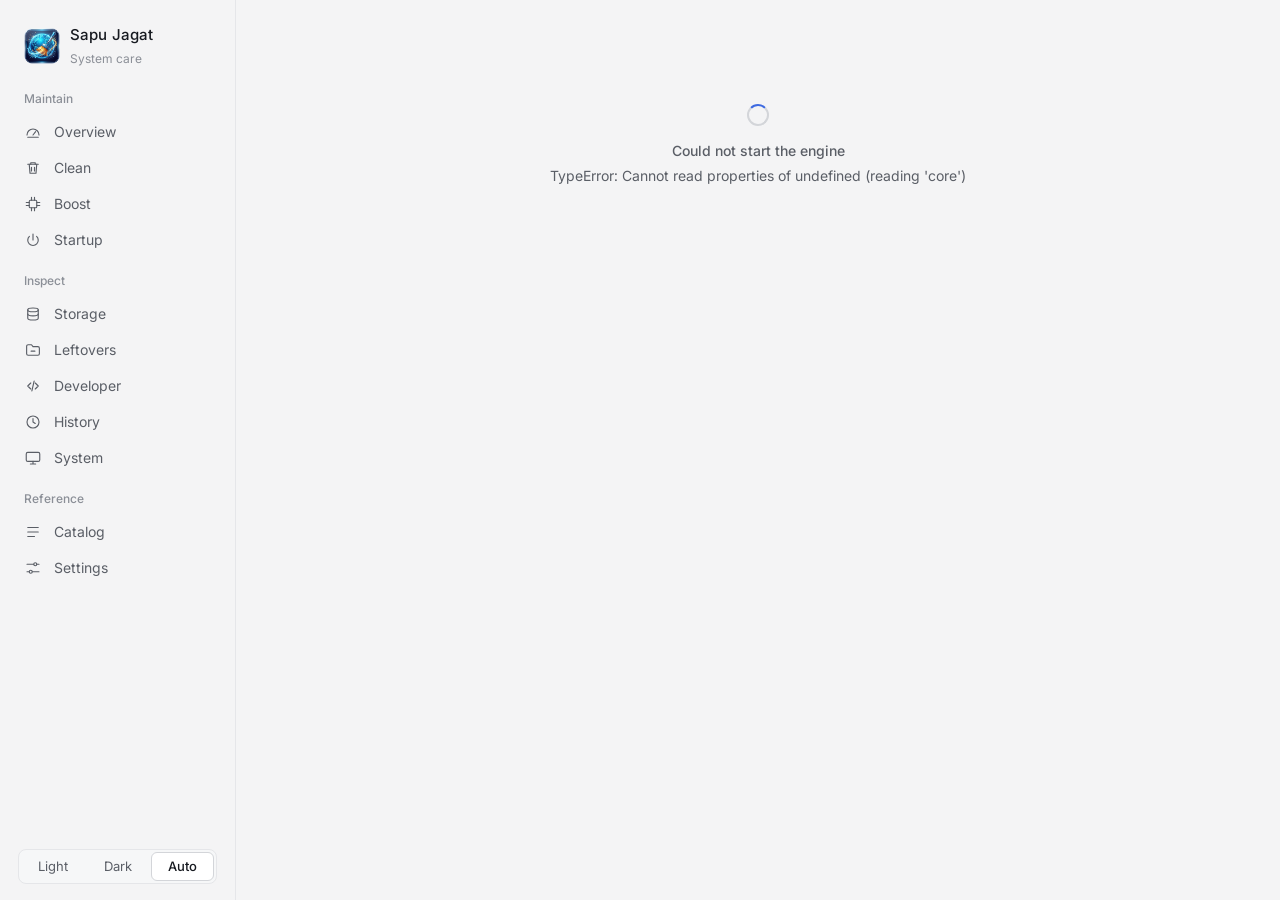
<file: gui/ui/index.html>
<!doctype html>
<html lang="en">
<head>
  <meta charset="utf-8" />
  <meta name="viewport" content="width=device-width, initial-scale=1" />
  <title>Sapu Jagat</title>
  <script src="theme.js"></script>
  <link rel="stylesheet" href="style.css" />
</head>
<body>
  <div class="app">
    <aside class="rail">
      <div class="wordmark"><img class="mark-img" src="logo.png" alt="" width="36" height="36"><div><b>Sapu Jagat</b><span id="ver">System care</span></div></div>
      <nav id="nav"></nav>
      <div class="railfoot">
        <div class="priv" id="priv"></div>
        <div class="seg" id="themeseg" role="group" aria-label="Appearance"></div>
      </div>
    </aside>
    <main id="main"><div class="page" id="view"></div></main>
  </div>
  <div class="toasts" id="toasts"></div>
  <script src="js/core.js"></script>
  <script src="js/overview.js"></script>
  <script src="js/clean.js"></script>
  <script src="js/boost.js"></script>
  <script src="js/storage.js"></script>
  <script src="js/info.js"></script>
  <script src="js/leftovers.js"></script>
  <script src="js/settings.js"></script>
  <script src="js/start.js"></script>
</body>
</html>
</file>
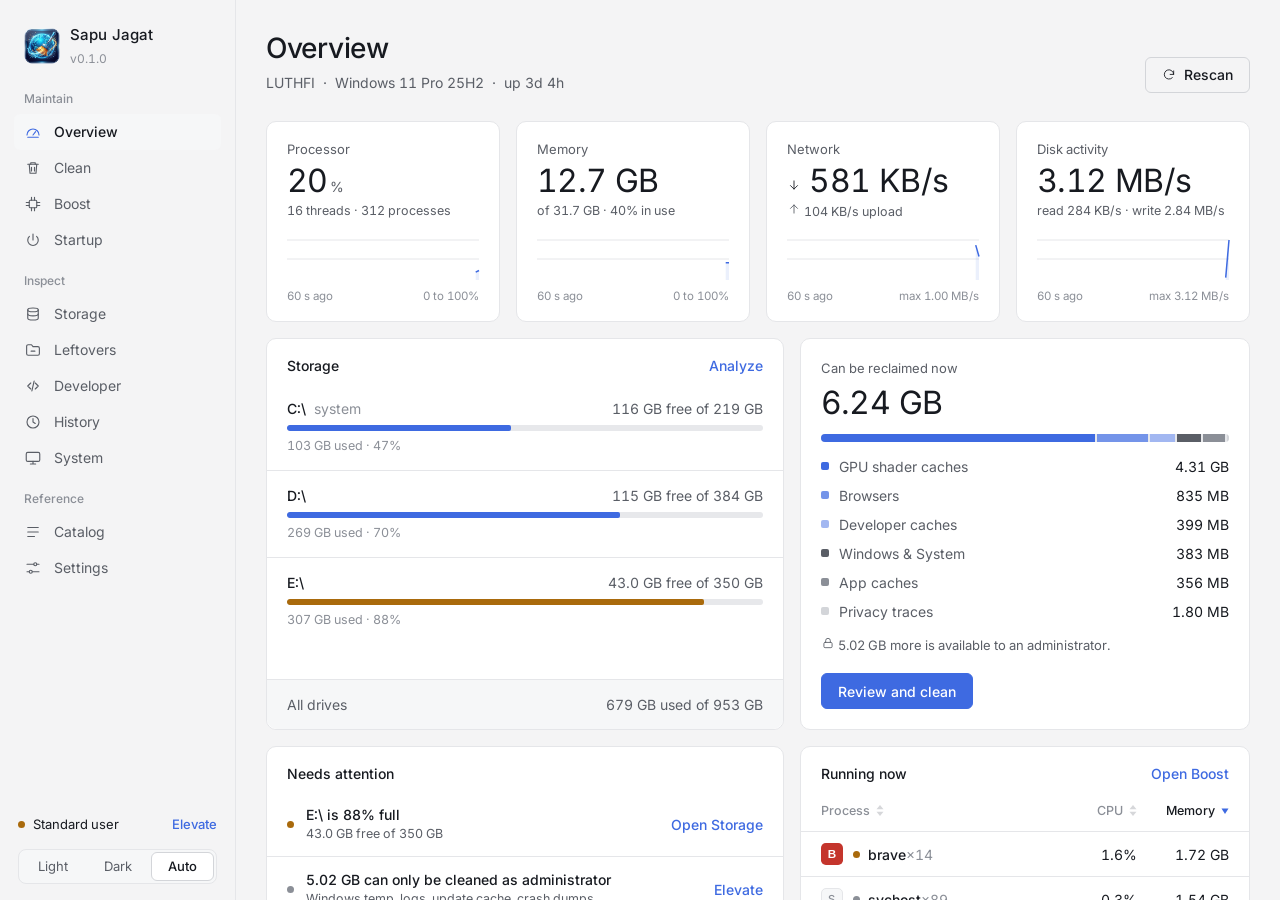
<file: gui/devtools/preview.html>
<!doctype html>
<html lang="en">
<head>
  <meta charset="utf-8" />
  <title>Sapu Jagat (preview)</title>
  <script src="../ui/theme.js"></script>
  <link rel="stylesheet" href="../ui/style.css" />
</head>
<body>
  <div class="app">
    <aside class="rail">
      <div class="wordmark"><img class="mark-img" src="../ui/logo.png" alt="" width="36" height="36"><div><b>Sapu Jagat</b><span id="ver">System care</span></div></div>
      <nav id="nav"></nav>
      <div class="railfoot"><div class="priv" id="priv"></div><div class="seg" id="themeseg"></div></div>
    </aside>
    <main id="main"><div class="page" id="view"></div></main>
  </div>
  <div class="toasts" id="toasts"></div>
  <script>
    /* dev only: surface any script error on the page so screenshots reveal it */
    window.addEventListener('error', function (e) {
      var d = document.createElement('pre');
      d.style.cssText = 'position:fixed;top:0;left:0;z-index:999;background:#fee;color:#900;padding:6px;font:12px monospace;max-width:100vw;white-space:pre-wrap';
      d.textContent = e.message + ' @ ' + String(e.filename).split('/').pop() + ':' + e.lineno;
      document.body.appendChild(d);
    });
    window.addEventListener('unhandledrejection', function (e) {
      var d = document.createElement('pre');
      d.style.cssText = 'position:fixed;bottom:0;left:0;z-index:999;background:#fee;color:#900;padding:6px;font:12px monospace;max-width:100vw;white-space:pre-wrap';
      d.textContent = 'rejection: ' + (e.reason && e.reason.stack || e.reason);
      document.body.appendChild(d);
    });
  </script>
  <script src="mock.js"></script>
  <script src="../ui/js/core.js"></script>
  <script src="../ui/js/overview.js"></script>
  <script src="../ui/js/clean.js"></script>
  <script src="../ui/js/boost.js"></script>
  <script src="../ui/js/storage.js"></script>
  <script src="../ui/js/info.js"></script>
  <script src="../ui/js/leftovers.js"></script>
  <script src="../ui/js/settings.js"></script>
  <script src="../ui/js/start.js"></script>
  <script src="act.js"></script>
</body>
</html>
</file>
<file: gui/ui/style.css>
/* Sapu Jagat — flat, quiet, instrument-panel UI.
   Layout: fixed left rail + one content column (max 1200px); hairlines and whitespace do the grouping,
   cards only where a group needs to read as one object. One accent (blue); semantic colors only for state. */

@font-face {
  font-family: "Inter";
  src: url("fonts/Inter-latin.woff2") format("woff2");
  font-weight: 300 700;
  font-style: normal;
  font-display: swap;
}

:root {
  --bg: #f4f4f5;
  --surface: #ffffff;
  --surface-2: #f6f7f8;
  --line: #e5e6e9;
  --line-strong: #d3d5d9;
  --text: #171a20;
  --text-2: #5a5e66;
  --text-3: #8b8f97;
  --accent: #3e6ae1;
  --accent-ink: #ffffff;
  --accent-soft: rgba(62, 106, 225, 0.1);
  --ok: #1d8a5b;
  --warn: #a96a0c;
  --bad: #c4352c;
  --track: #e7e8eb;
  --scrim: rgba(18, 20, 26, 0.42);
  --font: "Inter", "Segoe UI Variable Text", "Segoe UI", system-ui, sans-serif;
  --mono: "Cascadia Mono", Consolas, "Courier New", monospace;
  --r-ctl: 6px;
  --r-card: 10px;
  color-scheme: light;
}
@media (prefers-color-scheme: dark) {
  :root:not([data-theme="light"]) {
    --bg: #0f1012;
    --surface: #17181b;
    --surface-2: #1e2024;
    --line: #26282d;
    --line-strong: #353840;
    --text: #f0f1f3;
    --text-2: #a3a7ae;
    --text-3: #70747c;
    --accent: #6d92f5;
    --accent-ink: #0b1020;
    --accent-soft: rgba(109, 146, 245, 0.14);
    --ok: #4cc38a;
    --warn: #e3a93f;
    --bad: #f0645a;
    --track: #2a2d33;
    --scrim: rgba(0, 0, 0, 0.6);
    color-scheme: dark;
  }
}
:root[data-theme="dark"] {
  --bg: #0f1012;
  --surface: #17181b;
  --surface-2: #1e2024;
  --line: #26282d;
  --line-strong: #353840;
  --text: #f0f1f3;
  --text-2: #a3a7ae;
  --text-3: #70747c;
  --accent: #6d92f5;
  --accent-ink: #0b1020;
  --accent-soft: rgba(109, 146, 245, 0.14);
  --ok: #4cc38a;
  --warn: #e3a93f;
  --bad: #f0645a;
  --track: #2a2d33;
  --scrim: rgba(0, 0, 0, 0.6);
  color-scheme: dark;
}

* { box-sizing: border-box; }
html, body { height: 100%; margin: 0; }
body {
  background: var(--bg);
  color: var(--text);
  font: 400 14px/1.5 var(--font);
  font-variant-numeric: tabular-nums;
  -webkit-font-smoothing: antialiased;
  overflow: hidden;
}
button { font: inherit; color: inherit; cursor: pointer; }
b, strong { font-weight: 500; }
h1, h2, h3, h4, p { margin: 0; }
:focus-visible { outline: 2px solid var(--accent); outline-offset: 2px; }
::-webkit-scrollbar { width: 12px; height: 12px; }
::-webkit-scrollbar-thumb { background: var(--line-strong); border-radius: 12px; border: 3px solid transparent; background-clip: padding-box; }
::-webkit-scrollbar-thumb:hover { background: var(--text-3); background-clip: padding-box; border: 3px solid transparent; }
.ic { width: 18px; height: 18px; flex: none; fill: none; stroke: currentColor; stroke-width: 1.5; stroke-linecap: round; stroke-linejoin: round; }
.ic.sm { width: 14px; height: 14px; }
.muted { color: var(--text-2); }
.faint { color: var(--text-3); }
.mono { font-family: var(--mono); font-size: 12px; }
.num { font-variant-numeric: tabular-nums; }
.r { text-align: right; }
.row { display: flex; align-items: center; gap: 10px; flex-wrap: wrap; }
.spread { display: flex; align-items: center; justify-content: space-between; gap: 16px; }
.grow { flex: 1; }

/* ───────── shell ───────── */
.app { display: grid; grid-template-columns: 236px 1fr; height: 100%; }
.rail { border-right: 1px solid var(--line); padding: 22px 14px 16px; display: flex; flex-direction: column; background: var(--bg); min-height: 0; }
.wordmark { padding: 2px 10px 22px; display: flex; align-items: center; gap: 10px; }
.mark-img { width: 36px; height: 36px; flex: none; display: block; }
.wordmark b { font-size: 15px; letter-spacing: 0.01em; display: block; }
.wordmark span { color: var(--text-3); font-size: 12px; }
.navgroup { margin-bottom: 14px; }
.navgroup > small { display: block; padding: 0 10px 6px; color: var(--text-3); font-size: 12px; font-weight: 500; }
.nav button {
  display: flex; align-items: center; gap: 12px; width: 100%; height: 36px; padding: 0 10px;
  background: none; border: 0; border-radius: var(--r-ctl); color: var(--text-2); text-align: left;
}
.nav button:hover { background: var(--surface-2); color: var(--text); }
.nav button.on { background: var(--surface-2); color: var(--text); font-weight: 500; }
.nav button.on .ic { color: var(--accent); }
.railfoot { margin-top: auto; display: grid; gap: 14px; padding: 0 4px; }
.priv { display: flex; align-items: center; gap: 8px; font-size: 13px; }
.dot { width: 7px; height: 7px; border-radius: 50%; background: var(--text-3); display: inline-block; flex: none; }
.dot.ok { background: var(--ok); } .dot.warn { background: var(--warn); } .dot.bad { background: var(--bad); }
.seg { display: grid; grid-auto-flow: column; grid-auto-columns: 1fr; background: var(--surface-2); border: 1px solid var(--line); border-radius: 8px; padding: 2px; gap: 2px; }
.seg button { border: 1px solid transparent; background: none; border-radius: 6px; padding: 4px 10px; color: var(--text-2); font-size: 13px; display: flex; align-items: center; justify-content: center; gap: 6px; white-space: nowrap; }
.seg button.on { background: var(--surface); border-color: var(--line-strong); color: var(--text); font-weight: 500; }
.seg.wide button { padding: 5px 14px; }

main { overflow-y: auto; min-width: 0; }
.page { max-width: 1200px; margin: 0 auto; padding: 36px 44px 110px; }
.head { display: flex; align-items: flex-end; justify-content: space-between; gap: 20px; flex-wrap: wrap; margin-bottom: 28px; }
.head h1 { font-size: 28px; font-weight: 500; letter-spacing: -0.01em; line-height: 1.2; }
.head p { margin-top: 6px; color: var(--text-2); max-width: 70ch; }
.section-title { font-size: 13px; font-weight: 500; color: var(--text-2); margin: 32px 0 12px; }

/* ───────── controls ───────── */
.btn { height: 36px; padding: 0 16px; border-radius: var(--r-ctl); border: 1px solid var(--line-strong); background: transparent; font-weight: 500; display: inline-flex; align-items: center; gap: 8px; white-space: nowrap; transition: background 0.12s; }
.btn:hover:not(:disabled) { background: var(--surface-2); }
.btn:disabled { opacity: 0.4; cursor: not-allowed; }
.btn.primary { background: var(--accent); border-color: var(--accent); color: var(--accent-ink); }
.btn.primary:hover:not(:disabled) { filter: brightness(1.07); background: var(--accent); }
.btn.danger { color: var(--bad); border-color: var(--bad); }
.btn.sm { height: 30px; padding: 0 12px; font-size: 13px; }
.btn.quiet { border-color: transparent; color: var(--text-2); }
.btn.quiet:hover:not(:disabled) { color: var(--text); }
.link { background: none; border: 0; padding: 0; color: var(--accent); font-weight: 500; }
.link:hover { text-decoration: underline; }
.input { height: 36px; padding: 0 12px; border-radius: var(--r-ctl); border: 1px solid var(--line-strong); background: var(--surface); color: var(--text); font: inherit; min-width: 220px; }
.input.mono { font-family: var(--mono); font-size: 12.5px; }
.input::placeholder { color: var(--text-3); }
.search { position: relative; display: inline-flex; align-items: center; }
.search .ic { position: absolute; left: 10px; color: var(--text-3); pointer-events: none; }
.search .input { padding-left: 34px; }
select.input { padding-right: 8px; min-width: 0; }

.chk { position: relative; width: 18px; height: 18px; display: block; flex: none; }
.chk input { position: absolute; inset: 0; opacity: 0; margin: 0; cursor: pointer; z-index: 1; }
.chk i { position: absolute; inset: 0; border: 1.5px solid var(--line-strong); border-radius: 4px; background: var(--surface); transition: 0.1s; }
.chk input:checked + i { background: var(--accent); border-color: var(--accent); }
.chk input:checked + i::after { content: ""; position: absolute; left: 5px; top: 1.5px; width: 4px; height: 9px; border: solid var(--accent-ink); border-width: 0 1.8px 1.8px 0; transform: rotate(45deg); }
.chk input:indeterminate + i { background: var(--accent); border-color: var(--accent); }
.chk input:indeterminate + i::after { content: ""; position: absolute; left: 3px; top: 7px; width: 8px; height: 1.8px; background: var(--accent-ink); }
.chk input:disabled { cursor: not-allowed; }
.chk input:disabled + i { opacity: 0.4; }

.sw { position: relative; width: 38px; height: 22px; display: inline-block; flex: none; }
.sw input { position: absolute; inset: 0; opacity: 0; margin: 0; cursor: pointer; z-index: 1; }
.sw i { position: absolute; inset: 0; background: var(--line-strong); border-radius: 22px; transition: 0.15s; }
.sw i::before { content: ""; position: absolute; left: 3px; top: 3px; width: 16px; height: 16px; border-radius: 50%; background: #fff; transition: 0.15s; }
.sw input:checked + i { background: var(--accent); }
.sw input:checked + i::before { transform: translateX(16px); }
.sw input:disabled { cursor: not-allowed; }
.sw input:disabled + i { opacity: 0.4; }

/* ───────── surfaces ───────── */
.card { background: var(--surface); border: 1px solid var(--line); border-radius: var(--r-card); }
.card > .pad, .pad { padding: 20px; }
.card-h { display: flex; align-items: center; justify-content: space-between; gap: 12px; padding: 16px 20px 0; }
.card-h h2 { font-size: 14px; font-weight: 500; }
.grid { display: grid; gap: 16px; }
.tiles { grid-template-columns: repeat(4, minmax(0, 1fr)); }
.two { grid-template-columns: minmax(0, 1.15fr) minmax(0, 1fr); margin-top: 16px; }
@media (max-width: 1180px) { .tiles { grid-template-columns: repeat(2, minmax(0, 1fr)); } .two { grid-template-columns: minmax(0, 1fr); } }
.tile { padding: 18px 20px 16px; display: flex; flex-direction: column; gap: 4px; min-height: 148px; }
.tile .lab { color: var(--text-2); font-size: 13px; }
.big { font-size: clamp(26px, 2.5vw, 34px); line-height: 1.1; letter-spacing: -0.02em; font-weight: 400; white-space: nowrap; }
@media (max-width: 1300px) { .hmd { display: none; } .page { padding: 32px 30px 110px; } .actionbar { padding-left: 30px; padding-right: 30px; } .tbl td.reason { max-width: 150px; } }
.big small, .unit { font-size: 14px; color: var(--text-2); letter-spacing: 0; font-weight: 400; margin-left: 6px; }
.tile .sub { color: var(--text-2); font-size: 12.5px; }
.spark-box { margin-top: auto; padding-top: 10px; }
.spark { display: block; width: 100%; height: 44px; overflow: visible; }
.spark .a { fill: var(--accent); opacity: 0.1; }
.spark .l { fill: none; stroke: var(--accent); stroke-width: 1.5; stroke-linejoin: round; }
.spark .g { stroke: var(--line); stroke-width: 1; vector-effect: non-scaling-stroke; }
.meter { height: 4px; background: var(--track); border-radius: 2px; overflow: hidden; min-width: 60px; }
.meter i { display: block; height: 100%; background: var(--accent); border-radius: 2px; transition: width 0.4s ease; }
.meter.warn i { background: var(--warn); } .meter.bad i { background: var(--bad); }
.meter.lg { height: 6px; border-radius: 3px; }
.stack { display: flex; height: 8px; border-radius: 4px; overflow: hidden; gap: 2px; background: var(--track); }
.stack i { display: block; height: 100%; min-width: 2px; }
.c0 { background: var(--accent); }
.c1 { background: color-mix(in srgb, var(--accent) 72%, var(--surface)); }
.c2 { background: color-mix(in srgb, var(--accent) 48%, var(--surface)); }
.c3 { background: var(--text-2); }
.c4 { background: var(--text-3); }
.c5 { background: var(--line-strong); }
.c6 { background: color-mix(in srgb, var(--accent) 26%, var(--surface)); }
.legend { display: grid; gap: 8px; margin-top: 14px; }
.legend div { display: flex; align-items: center; gap: 10px; }
.legend .sw8 { width: 8px; height: 8px; border-radius: 2px; flex: none; }
.legend span.n { flex: 1; color: var(--text-2); }
.drive { display: grid; grid-template-columns: 1fr auto; gap: 6px 16px; padding: 14px 20px; border-top: 1px solid var(--line); }
.drive:first-of-type { border-top: 0; }
.drive .meter { grid-column: 1 / -1; }
.list { display: grid; }
.item { display: grid; grid-template-columns: auto 1fr auto; gap: 12px; align-items: center; padding: 12px 20px; border-top: 1px solid var(--line); }
.item:first-child { border-top: 0; }
.item .t { min-width: 0; }
.item .t small { display: block; color: var(--text-2); font-size: 12.5px; }
.empty { padding: 36px 20px; text-align: center; color: var(--text-2); }

/* marks */
.mark { display: inline-flex; align-items: center; gap: 6px; font-size: 12.5px; color: var(--text-2); white-space: nowrap; }
.mark i { width: 7px; height: 7px; border-radius: 50%; background: var(--text-3); }
.mark.safe i, .mark.ok i, .mark.helper i { background: var(--ok); }
.mark.careful i, .mark.warn i, .mark.userapp i { background: var(--warn); }
.mark.advanced i, .mark.bad i { background: var(--bad); }
.mark.protected i, .mark.info i { background: var(--text-3); }
.mark.accent i { background: var(--accent); }
.tagtxt { font-size: 12.5px; color: var(--text-2); white-space: nowrap; }
.tagtxt.cleanable, .tagtxt.contains { color: var(--ok); }
.tagtxt.danger { color: var(--bad); }
.tagtxt.review, .tagtxt.warn { color: var(--warn); }
.tagtxt.info { color: var(--text-2); }
.tagtxt.protected { color: var(--accent); }

/* ───────── tables ───────── */
.tbl { width: 100%; border-collapse: collapse; }
.tbl th { text-align: left; font-weight: 500; font-size: 12.5px; color: var(--text-3); padding: 10px 12px; border-bottom: 1px solid var(--line); white-space: nowrap; }
.tbl th.r { text-align: right; }
.tbl td { padding: 11px 12px; border-top: 1px solid var(--line); vertical-align: middle; }
.tbl tbody tr:first-child td { border-top: 0; }
.tbl td:first-child, .tbl th:first-child { padding-left: 20px; }
.tbl td:last-child, .tbl th:last-child { padding-right: 20px; }
.tbl tr.click { cursor: pointer; }
.tbl tr.click:hover td { background: var(--surface-2); }
.tbl tr.dim td { color: var(--text-3); }
.tbl .sub { color: var(--text-3); font-size: 12px; }
.tbl .num, .tbl td.r { white-space: nowrap; }
.tbl th.sortable { cursor: pointer; user-select: none; }
.tbl th.sortable:hover { color: var(--text); }
.tbl th.sortable::after { content: ""; display: inline-block; width: 8px; height: 11px; margin-left: 6px; vertical-align: -1px; background-color: currentColor; opacity: 0.35;
  -webkit-mask: url("data:image/svg+xml,%3Csvg xmlns='http://www.w3.org/2000/svg' viewBox='0 0 8 11'%3E%3Cpath d='M4 0l3.5 4.2h-7zM4 11L.5 6.8h7z'/%3E%3C/svg%3E") center / contain no-repeat;
  mask: url("data:image/svg+xml,%3Csvg xmlns='http://www.w3.org/2000/svg' viewBox='0 0 8 11'%3E%3Cpath d='M4 0l3.5 4.2h-7zM4 11L.5 6.8h7z'/%3E%3C/svg%3E") center / contain no-repeat; }
.tbl th.sortable[aria-sort="ascending"]::after { opacity: 1; color: var(--accent);
  -webkit-mask: url("data:image/svg+xml,%3Csvg xmlns='http://www.w3.org/2000/svg' viewBox='0 0 8 11'%3E%3Cpath d='M4 2l3.5 5.5h-7z'/%3E%3C/svg%3E") center / contain no-repeat;
  mask: url("data:image/svg+xml,%3Csvg xmlns='http://www.w3.org/2000/svg' viewBox='0 0 8 11'%3E%3Cpath d='M4 2l3.5 5.5h-7z'/%3E%3C/svg%3E") center / contain no-repeat; }
.tbl th.sortable[aria-sort="descending"]::after { opacity: 1; color: var(--accent);
  -webkit-mask: url("data:image/svg+xml,%3Csvg xmlns='http://www.w3.org/2000/svg' viewBox='0 0 8 11'%3E%3Cpath d='M4 9L.5 3.5h7z'/%3E%3C/svg%3E") center / contain no-repeat;
  mask: url("data:image/svg+xml,%3Csvg xmlns='http://www.w3.org/2000/svg' viewBox='0 0 8 11'%3E%3Cpath d='M4 9L.5 3.5h7z'/%3E%3C/svg%3E") center / contain no-repeat; }
.tbl th.sortable[aria-sort="ascending"], .tbl th.sortable[aria-sort="descending"] { color: var(--text); }
.acts { display: inline-flex; gap: 2px; }
.iconbtn { width: 28px; height: 28px; display: inline-grid; place-items: center; border-radius: 6px; border: 1px solid transparent; background: none; color: var(--text-3); }
.iconbtn:hover { background: var(--surface-2); color: var(--text); border-color: var(--line); }
.form-row { display: flex; gap: 10px; align-items: center; flex-wrap: wrap; padding: 14px 20px; border-top: 1px solid var(--line); }
.form-row .input { flex: 1; min-width: 260px; }
.setrow { display: flex; align-items: center; justify-content: space-between; gap: 20px; padding: 14px 20px; border-top: 1px solid var(--line); }
.setrow:first-of-type { border-top: 0; }
.setrow p { color: var(--text-2); font-size: 13px; margin-top: 2px; max-width: 70ch; }
.exrow { display: flex; align-items: center; gap: 12px; padding: 10px 20px; border-top: 1px solid var(--line); }
.exrow .mono { flex: 1; word-break: break-all; color: var(--text); }
.appicon { width: 22px; height: 22px; flex: none; display: inline-grid; place-items: center; margin-right: 10px; }
.appicon img { width: 22px; height: 22px; object-fit: contain; display: block; }
.appicon i { width: 22px; height: 22px; border-radius: 5px; background: var(--surface-2); border: 1px solid var(--line); color: var(--text-3); font: 500 11px/1 var(--font); display: grid; place-items: center; font-style: normal; }
.pcell { display: flex; align-items: center; min-width: 0; }
.ptext { min-width: 0; }
.rowtoggle { background: none; border: 0; padding: 0; display: inline-flex; align-items: center; gap: 4px; color: inherit; text-align: left; }
.rowtoggle .ic { color: var(--text-3); transition: transform 0.15s; margin-left: -4px; }
.rowtoggle.open .ic { transform: rotate(90deg); }
.tbl tr.members td { background: var(--surface-2); border-top: 0; }
.mlist { display: grid; grid-template-columns: repeat(auto-fill, minmax(230px, 1fr)); gap: 4px 18px; font-size: 12.5px; color: var(--text-2); padding: 6px 0 10px 32px; }
.cx { background: transparent; box-shadow: inset 0 0 0 1px var(--line-strong); }
.dcards { display: grid; grid-template-columns: repeat(auto-fit, minmax(240px, 1fr)); gap: 12px; margin-bottom: 22px; }
.dcard { text-align: left; background: var(--surface); border: 1px solid var(--line); border-radius: var(--r-card); padding: 14px 16px; display: grid; gap: 8px; }
.dcard:hover { border-color: var(--line-strong); }
.dcard.on { border-color: var(--accent); box-shadow: inset 0 0 0 1px var(--accent); }
.dcard .st { font-size: 12.5px; color: var(--text-2); display: flex; align-items: center; gap: 8px; }
.dcard .st .spin { width: 12px; height: 12px; margin: 0; border-width: 2px; }
.tbl td.reason { max-width: 230px; overflow: hidden; text-overflow: ellipsis; white-space: nowrap; color: var(--text-2); }
.btn .count { min-width: 20px; height: 20px; padding: 0 6px; border-radius: 10px; background: rgba(255, 255, 255, 0.22); font-size: 12px; display: inline-grid; place-items: center; }
:root[data-theme="light"] .btn:not(.primary) .count { background: var(--surface-2); }
.big small.pct { margin-left: 2px; }
.spark-cap { display: flex; justify-content: space-between; gap: 8px; font-size: 11.5px; color: var(--text-3); margin-top: 4px; }
.spark-cap span { white-space: nowrap; }
.ellip { max-width: 440px; overflow: hidden; text-overflow: ellipsis; white-space: nowrap; }
.tbl td.proc .ellip { max-width: 300px; }
.tbl td.reason { max-width: 190px; }
.scroll-x { overflow-x: auto; }

/* ───────── clean list ───────── */
.toolbar { display: flex; align-items: center; gap: 12px; flex-wrap: wrap; margin-bottom: 18px; }
.cat { margin-bottom: 16px; }
.cat-h { display: flex; align-items: center; gap: 12px; padding: 14px 20px; border-bottom: 1px solid var(--line); }
.cat-h h2 { font-size: 14px; font-weight: 500; flex: 1; }
.cat-h .faint { font-size: 12.5px; }
.rule { display: grid; grid-template-columns: 18px minmax(0, 1fr) 84px 68px 130px; gap: 16px; align-items: center; padding: 12px 20px; border-top: 1px solid var(--line); }
.rule:first-of-type { border-top: 0; }
.rule .rname { background: none; border: 0; padding: 0; text-align: left; min-width: 0; display: grid; gap: 1px; }
.rule .rname b { display: flex; align-items: center; gap: 6px; }
.rule .rname .d { color: var(--text-2); font-size: 12.5px; white-space: nowrap; overflow: hidden; text-overflow: ellipsis; }
.rule .rname .chev { color: var(--text-3); transition: transform 0.15s; }
.rule.open .rname .chev { transform: rotate(90deg); }
.rule.open .rname .d { white-space: normal; }
.rule .rsize { text-align: right; display: grid; gap: 6px; justify-items: end; }
.rule .rsize .meter { width: 100%; }
.rule.dis .rname, .rule.dis .rsize { opacity: 0.55; }
.rule .detail { grid-column: 2 / -1; display: none; padding: 4px 0 6px; }
.rule .sumrow { display: flex; align-items: center; }
.rule.open .detail { display: grid; gap: 10px; }
.kv { display: grid; grid-template-columns: 84px 1fr; gap: 12px; font-size: 13px; }
.kv > span:first-child { color: var(--text-3); }
.kv .mono { color: var(--text-2); word-break: break-all; }
.warnline { color: var(--warn); font-size: 12.5px; }
.actionbar { position: fixed; left: 236px; right: 0; bottom: 0; background: var(--surface); border-top: 1px solid var(--line); padding: 14px 44px; display: flex; align-items: center; justify-content: space-between; gap: 16px; z-index: 5; }
.actionbar .inner { max-width: 1112px; width: 100%; margin: 0 auto; display: flex; align-items: center; justify-content: space-between; gap: 16px; }
.callout { display: flex; align-items: center; gap: 14px; padding: 14px 18px; background: var(--surface-2); border: 1px solid var(--line); border-radius: var(--r-card); margin-bottom: 18px; }
.callout .ic { color: var(--warn); }

/* ───────── overlays ───────── */
.scrim { position: fixed; inset: 0; background: var(--scrim); display: grid; place-items: center; z-index: 50; animation: fade 0.12s ease; }
.modal { width: min(600px, calc(100vw - 48px)); max-height: calc(100vh - 80px); overflow: auto; background: var(--surface); border: 1px solid var(--line-strong); border-radius: 12px; padding: 24px; }
.modal h2 { font-size: 18px; font-weight: 500; }
.modal .intro { color: var(--text-2); margin-top: 6px; }
.modal .mb { margin: 18px 0; display: grid; gap: 0; }
.modal .mi { padding: 12px 0; border-top: 1px solid var(--line); }
.modal .mi:first-child { border-top: 0; padding-top: 0; }
.modal .mi small { display: block; color: var(--text-2); margin-top: 2px; font-size: 12.5px; }
.modal .ack { display: flex; gap: 10px; align-items: center; color: var(--text-2); padding: 8px 0; }
.modal .btns { display: flex; justify-content: flex-end; gap: 10px; margin-top: 12px; }
@keyframes fade { from { opacity: 0; } }
.toasts { position: fixed; right: 24px; bottom: 24px; display: grid; gap: 8px; z-index: 80; }
.toast { background: var(--surface); border: 1px solid var(--line-strong); padding: 11px 16px; border-radius: 8px; max-width: 440px; display: flex; gap: 10px; align-items: flex-start; animation: fade 0.15s; }
.toast .dot { margin-top: 7px; }
.center { display: grid; place-items: center; text-align: center; padding: 72px 20px; color: var(--text-2); }
.spin { width: 22px; height: 22px; border-radius: 50%; border: 2px solid var(--line-strong); border-top-color: var(--accent); animation: rot 0.8s linear infinite; margin: 0 auto 14px; }
@keyframes rot { to { transform: rotate(360deg); } }
@media (prefers-reduced-motion: reduce) { * { animation: none !important; transition: none !important; } }

.progress { height: 6px; background: var(--track); border-radius: 3px; overflow: hidden; margin: 16px 0; }
.progress i { display: block; height: 100%; width: 0; background: var(--accent); transition: width 0.25s; }
.loglist { display: grid; max-height: 320px; overflow: auto; }
.loglist div { display: flex; justify-content: space-between; padding: 8px 0; border-top: 1px solid var(--line); color: var(--text-2); font-size: 13px; }
.loglist div:first-child { border-top: 0; }
.result-n { font-size: 64px; line-height: 1; letter-spacing: -0.03em; font-weight: 400; }

/* ───────── storage map ───────── */
.crumbs { display: flex; flex-wrap: wrap; align-items: center; gap: 2px; font-size: 13px; }
.crumbs button { background: none; border: 0; padding: 2px 6px; border-radius: 4px; color: var(--text-2); }
.crumbs button:hover { background: var(--surface-2); color: var(--text); }
.crumbs button:last-child { color: var(--text); font-weight: 500; }
.crumbs .sep { color: var(--text-3); }
.tm { position: relative; width: 100%; height: 380px; border-radius: 8px; overflow: hidden; background: var(--bg); }
.tm-b { position: absolute; padding: 8px 10px; overflow: hidden; border: 2px solid var(--surface); border-radius: 6px; color: var(--text); font-size: 12px; line-height: 1.3; cursor: default; transition: filter 0.1s; }
.tm-b.dir { cursor: pointer; }
.tm-b.dir:hover { filter: brightness(1.08); }
.tm-b b { display: block; white-space: nowrap; overflow: hidden; text-overflow: ellipsis; font-weight: 500; }
.tm-b span { color: var(--text-2); }
.tm-b.t-plain { background: color-mix(in srgb, var(--accent) 18%, var(--surface)); }
.tm-b.t-danger { background: color-mix(in srgb, var(--text) 9%, var(--surface)); }
.tm-b.t-review { background: color-mix(in srgb, var(--warn) 24%, var(--surface)); }
.tm-b.t-cleanable { background: color-mix(in srgb, var(--ok) 24%, var(--surface)); }
.tm-b.t-other { background: var(--surface-2); color: var(--text-3); }
.swatch { display: inline-block; width: 10px; height: 10px; border-radius: 2px; margin-right: 6px; vertical-align: -1px; }

/* ───────── system ───────── */
.specs { display: grid; grid-template-columns: repeat(2, minmax(0, 1fr)); gap: 16px; align-items: start; }
@media (max-width: 1100px) { .specs { grid-template-columns: minmax(0, 1fr); } }
.spec-h { padding: 16px 20px 6px; font-size: 14px; font-weight: 500; }
.dl { display: grid; }
.dl > div { display: grid; grid-template-columns: 150px 1fr; gap: 12px; padding: 9px 20px; border-top: 1px solid var(--line); }
.dl > div:first-child { border-top: 0; }
.dl dt { color: var(--text-2); }
.dl dd { margin: 0; word-break: break-word; }
.cores { display: grid; grid-template-columns: repeat(8, 1fr); gap: 6px; padding: 8px 20px 18px; }
.core { display: grid; gap: 4px; justify-items: center; font-size: 11px; color: var(--text-3); }
.core .col { width: 100%; height: 44px; background: var(--track); border-radius: 3px; position: relative; overflow: hidden; }
.core .col i { position: absolute; left: 0; right: 0; bottom: 0; background: var(--accent); transition: height 0.4s ease; }
.bars { display: flex; align-items: flex-end; gap: 8px; height: 120px; padding: 0 20px 4px; }
.bars { justify-content: flex-start; border-bottom: 1px solid var(--line); margin: 0 20px; padding: 0; }
.bars div { flex: 0 1 44px; display: grid; align-items: end; height: 100%; }
.bars div i { display: block; background: var(--accent); border-radius: 3px 3px 0 0; min-height: 2px; opacity: 0.85; }
.catitem { padding: 14px 20px; border-top: 1px solid var(--line); display: grid; gap: 4px; }
.catitem:first-of-type { border-top: 0; }
.catitem p { color: var(--text-2); font-size: 13px; }
.catitem p em { color: var(--text-3); font-style: normal; margin-right: 6px; }
</file>
